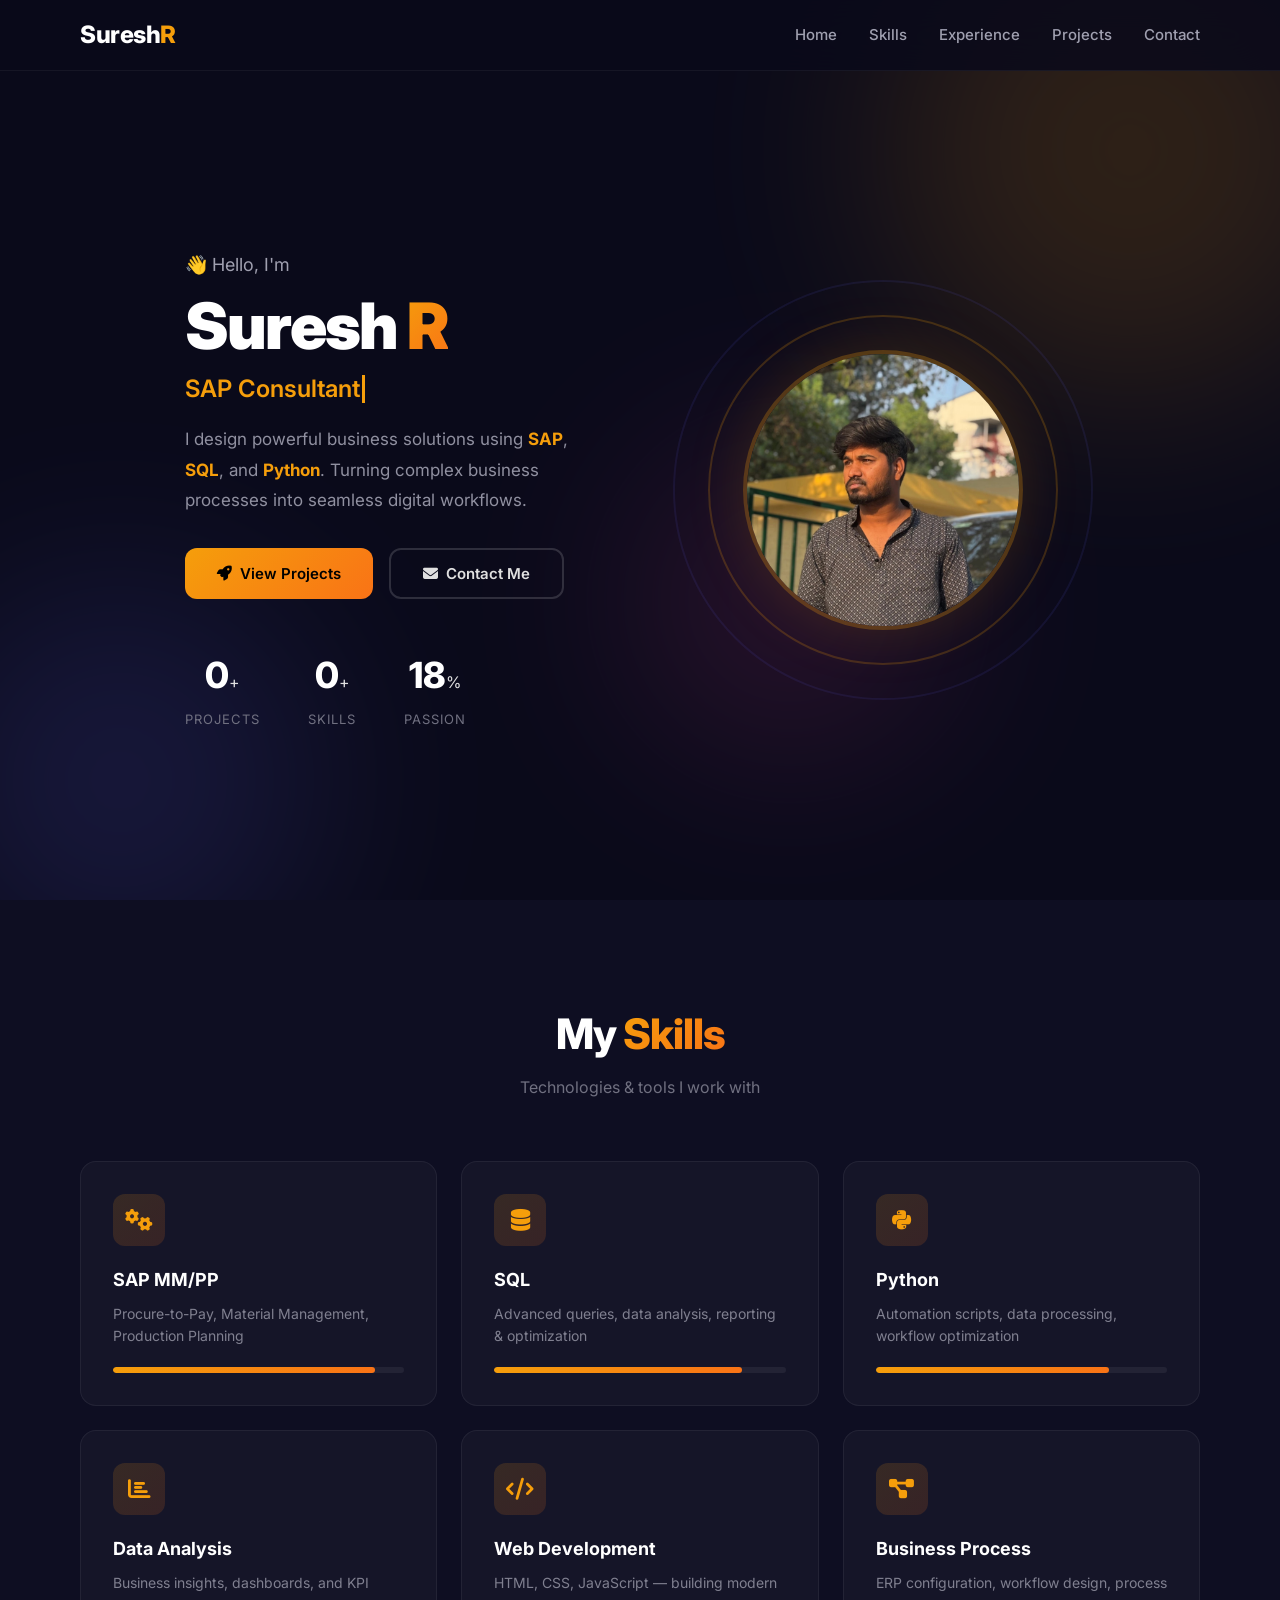
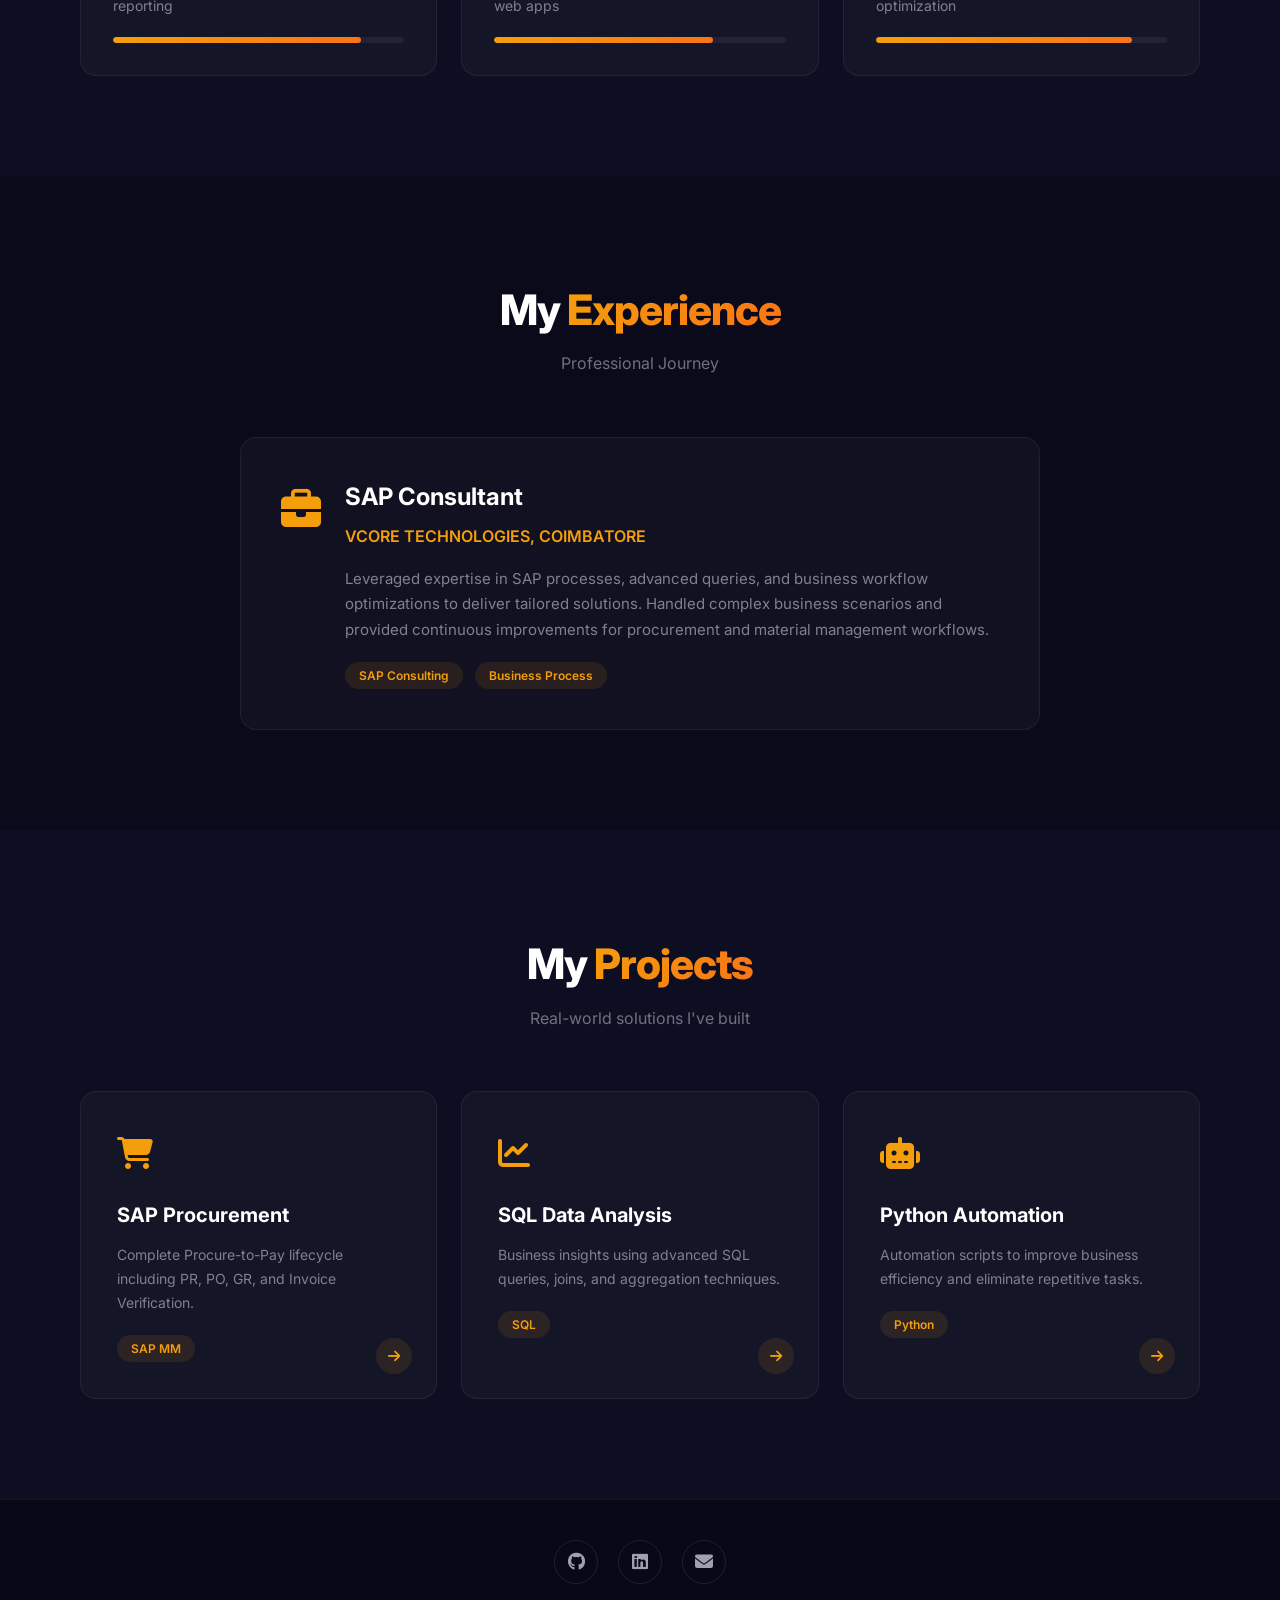
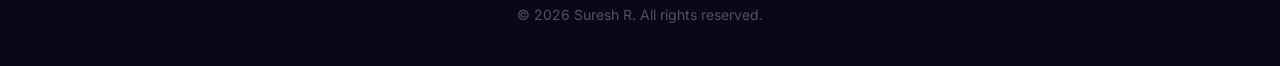
<file: index.html>
<!DOCTYPE html>
<html lang="en">

<head>
  <meta charset="UTF-8">
  <meta name="viewport" content="width=device-width, initial-scale=1.0">
  <meta name="description" content="Suresh R - SAP Consultant | Portfolio showcasing SAP, SQL, and Python expertise">
  <title>Suresh R | SAP Consultant Portfolio</title>
  <link rel="stylesheet" href="S.css">
  <link rel="preconnect" href="https://fonts.googleapis.com">
  <link href="https://fonts.googleapis.com/css2?family=Inter:wght@300;400;500;600;700;800;900&display=swap"
    rel="stylesheet">
  <link rel="stylesheet" href="https://cdnjs.cloudflare.com/ajax/libs/font-awesome/6.5.0/css/all.min.css">
</head>

<body>

  <!-- NAVBAR -->
  <nav id="navbar">
    <div class="nav-container">
      <a href="#" class="logo">Suresh<span>R</span></a>
      <ul class="nav-links">
        <li><a href="#hero">Home</a></li>
        <li><a href="#skills">Skills</a></li>
        <li><a href="#experience">Experience</a></li>
        <li><a href="#projects">Projects</a></li>
        <li><a href="#" onclick="openContactModal(); return false;">Contact</a></li>
      </ul>
      <button class="menu-toggle" onclick="toggleMenu()" aria-label="Toggle menu">
        <i class="fas fa-bars"></i>
      </button>
    </div>
  </nav>

  <!-- HERO SECTION -->
  <section id="hero">
    <div class="hero-bg-shapes">
      <div class="shape shape-1"></div>
      <div class="shape shape-2"></div>
      <div class="shape shape-3"></div>
    </div>
    <div class="hero-container">
      <div class="hero-text">
        <p class="greeting">&#128075; Hello, I'm</p>
        <h1>Suresh <span class="highlight">R</span></h1>
        <h2 class="typewriter" id="typewriter"></h2>
        <p class="hero-desc">
          I design powerful business solutions using <strong>SAP</strong>, <strong>SQL</strong>, and
          <strong>Python</strong>.
          Turning complex business processes into seamless digital workflows.
        </p>
        <div class="hero-buttons">
          <button class="btn-primary" onclick="scrollToSection('projects')">
            <i class="fas fa-rocket"></i> View Projects
          </button>
          <button class="btn-secondary" onclick="openContactModal()">
            <i class="fas fa-envelope"></i> Contact Me
          </button>
        </div>
        <div class="hero-stats">
          <div class="stat">
            <span class="stat-number" data-target="3">0</span>+
            <span class="stat-label">Projects</span>
          </div>
          <div class="stat">
            <span class="stat-number" data-target="5">0</span>+
            <span class="stat-label">Skills</span>
          </div>
          <div class="stat">
            <span class="stat-number" data-target="100">0</span>%
            <span class="stat-label">Passion</span>
          </div>
        </div>
      </div>
      <div class="hero-image">
        <div class="image-wrapper">
          <div class="image-ring"></div>
          <div class="image-ring ring-2"></div>
          <img src="Suresh%20R.jpeg" alt="Suresh R - SAP Consultant">
        </div>
      </div>
    </div>
  </section>

  <!-- SKILLS SECTION -->
  <section id="skills">
    <div class="section-container">
      <h2 class="section-title">My <span class="highlight">Skills</span></h2>
      <p class="section-subtitle">Technologies & tools I work with</p>
      <div class="skills-grid">
        <div class="skill-card" style="--delay: 0.1s">
          <div class="skill-icon"><i class="fas fa-cogs"></i></div>
          <h3>SAP MM/PP</h3>
          <p>Procure-to-Pay, Material Management, Production Planning</p>
          <div class="skill-bar">
            <div class="skill-fill" data-width="90%"></div>
          </div>
        </div>
        <div class="skill-card" style="--delay: 0.2s">
          <div class="skill-icon"><i class="fas fa-database"></i></div>
          <h3>SQL</h3>
          <p>Advanced queries, data analysis, reporting & optimization</p>
          <div class="skill-bar">
            <div class="skill-fill" data-width="85%"></div>
          </div>
        </div>
        <div class="skill-card" style="--delay: 0.3s">
          <div class="skill-icon"><i class="fab fa-python"></i></div>
          <h3>Python</h3>
          <p>Automation scripts, data processing, workflow optimization</p>
          <div class="skill-bar">
            <div class="skill-fill" data-width="80%"></div>
          </div>
        </div>
        <div class="skill-card" style="--delay: 0.4s">
          <div class="skill-icon"><i class="fas fa-chart-bar"></i></div>
          <h3>Data Analysis</h3>
          <p>Business insights, dashboards, and KPI reporting</p>
          <div class="skill-bar">
            <div class="skill-fill" data-width="85%"></div>
          </div>
        </div>
        <div class="skill-card" style="--delay: 0.5s">
          <div class="skill-icon"><i class="fas fa-code"></i></div>
          <h3>Web Development</h3>
          <p>HTML, CSS, JavaScript — building modern web apps</p>
          <div class="skill-bar">
            <div class="skill-fill" data-width="75%"></div>
          </div>
        </div>
        <div class="skill-card" style="--delay: 0.6s">
          <div class="skill-icon"><i class="fas fa-project-diagram"></i></div>
          <h3>Business Process</h3>
          <p>ERP configuration, workflow design, process optimization</p>
          <div class="skill-bar">
            <div class="skill-fill" data-width="88%"></div>
          </div>
        </div>
      </div>
    </div>
  </section>

  <!-- EXPERIENCE SECTION -->
  <section id="experience">
    <div class="section-container">
      <h2 class="section-title">My <span class="highlight">Experience</span></h2>
      <p class="section-subtitle">Professional Journey</p>
      <div class="projects-grid" style="grid-template-columns: 1fr; max-width: 800px; margin: 0 auto;">
        <div class="project-card" style="cursor: pointer; display: flex; align-items: flex-start; gap: 24px; padding: 40px;" onclick="openExperienceModal()">
          <div class="project-icon" style="margin-bottom: 0; font-size: 40px;"><i class="fas fa-briefcase"></i></div>
          <div style="flex: 1;">
            <h3 style="font-size: 24px; margin-bottom: 8px;">SAP Consultant</h3>
            <h4 style="color: #f59e0b; font-size: 16px; font-weight: 600; margin-bottom: 16px;">VCORE TECHNOLOGIES, COIMBATORE</h4>
            <p style="font-size: 15px;">Leveraged expertise in SAP processes, advanced queries, and business workflow optimizations to deliver tailored solutions. Handled complex business scenarios and provided continuous improvements for procurement and material management workflows.</p>
            <span class="project-tag">SAP Consulting</span>
            <span class="project-tag" style="margin-left: 8px;">Business Process</span>
          </div>
        </div>
      </div>
    </div>
  </section>

  <!-- PROJECTS SECTION -->
  <section id="projects" style="background: #0e0e22;">
    <div class="section-container">
      <h2 class="section-title">My <span class="highlight">Projects</span></h2>
      <p class="section-subtitle">Real-world solutions I've built</p>
      <div class="projects-grid">
        <div class="project-card" onclick="openProjectModal(0)">
          <div class="project-icon"><i class="fas fa-shopping-cart"></i></div>
          <h3>SAP Procurement</h3>
          <p>Complete Procure-to-Pay lifecycle including PR, PO, GR, and Invoice Verification.</p>
          <span class="project-tag">SAP MM</span>
          <div class="project-arrow"><i class="fas fa-arrow-right"></i></div>
        </div>
        <div class="project-card" onclick="openProjectModal(1)">
          <div class="project-icon"><i class="fas fa-chart-line"></i></div>
          <h3>SQL Data Analysis</h3>
          <p>Business insights using advanced SQL queries, joins, and aggregation techniques.</p>
          <span class="project-tag">SQL</span>
          <div class="project-arrow"><i class="fas fa-arrow-right"></i></div>
        </div>
        <div class="project-card" onclick="openProjectModal(2)">
          <div class="project-icon"><i class="fas fa-robot"></i></div>
          <h3>Python Automation</h3>
          <p>Automation scripts to improve business efficiency and eliminate repetitive tasks.</p>
          <span class="project-tag">Python</span>
          <div class="project-arrow"><i class="fas fa-arrow-right"></i></div>
        </div>
      </div>
    </div>
  </section>


  <!-- FOOTER -->
  <footer>
    <div class="footer-container">
      <div class="footer-socials">
        <a href="https://github.com/Sureshjhon" target="_blank" aria-label="GitHub"><i class="fab fa-github"></i></a>
        <a href="https://linkedin.com/in/suresh-raja-31374622a" target="_blank" aria-label="LinkedIn"><i
            class="fab fa-linkedin"></i></a>
        <a href="mailto:suresh200308@gmail.com" aria-label="Email"><i class="fas fa-envelope"></i></a>
      </div>
      <p>&copy; 2026 Suresh R. All rights reserved.</p>
    </div>
  </footer>

  <!-- MODAL -->
  <div id="modal" class="modal hidden">
    <div class="modal-overlay" onclick="closeModal()"></div>
    <div class="modal-content">
      <button class="modal-close" onclick="closeModal()"><i class="fas fa-times"></i></button>
      <div id="modal-body"></div>
    </div>
  </div>

  <script src="S.JS"></script>
  <!-- Code injected by live-server -->
  <script>
    // <![CDATA[  <-- For SVG support
    if ('WebSocket' in window) {
      (function () {
        function refreshCSS() {
          var sheets = [].slice.call(document.getElementsByTagName("link"));
          var head = document.getElementsByTagName("head")[0];
          for (var i = 0; i < sheets.length; ++i) {
            var elem = sheets[i];
            var parent = elem.parentElement || head;
            parent.removeChild(elem);
            var rel = elem.rel;
            if (elem.href && typeof rel != "string" || rel.length == 0 || rel.toLowerCase() == "stylesheet") {
              var url = elem.href.replace(/(&|\?)_cacheOverride=\d+/, '');
              elem.href = url + (url.indexOf('?') >= 0 ? '&' : '?') + '_cacheOverride=' + (new Date().valueOf());
            }
            parent.appendChild(elem);
          }
        }
        var protocol = window.location.protocol === 'http:' ? 'ws://' : 'wss://';
        var address = protocol + window.location.host + window.location.pathname + '/ws';
        var socket = new WebSocket(address);
        socket.onmessage = function (msg) {
          if (msg.data == 'reload') window.location.reload();
          else if (msg.data == 'refreshcss') refreshCSS();
        };
        if (sessionStorage && !sessionStorage.getItem('IsThisFirstTime_Log_From_LiveServer')) {
          console.log('Live reload enabled.');
          sessionStorage.setItem('IsThisFirstTime_Log_From_LiveServer', true);
        }
      })();
    }
    else {
      console.error('Upgrade your browser. This Browser is NOT supported WebSocket for Live-Reloading.');
    }
    // ]]>
  </script>
</body>

</html>
</file>
<file: S.css>
/* ===== RESET & BASE ===== */
*,
*::before,
*::after {
  margin: 0;
  padding: 0;
  box-sizing: border-box;
}

html {
  scroll-behavior: smooth;
}

body {
  font-family: 'Inter', sans-serif;
  background: #0a0a1a;
  color: #e0e0e0;
  overflow-x: hidden;
  line-height: 1.6;
}

/* ===== NAVBAR ===== */
#navbar {
  position: fixed;
  top: 0;
  left: 0;
  width: 100%;
  z-index: 1000;
  background: rgba(10, 10, 26, 0.85);
  backdrop-filter: blur(20px);
  border-bottom: 1px solid rgba(255, 255, 255, 0.05);
  transition: all 0.3s ease;
}

.nav-container {
  max-width: 1200px;
  margin: 0 auto;
  padding: 16px 40px;
  display: flex;
  align-items: center;
  justify-content: space-between;
}

.logo {
  font-size: 24px;
  font-weight: 800;
  color: #fff;
  text-decoration: none;
  letter-spacing: -0.5px;
}

.logo span {
  color: #f59e0b;
}

.nav-links {
  list-style: none;
  display: flex;
  gap: 32px;
}

.nav-links a {
  color: #a0a0b0;
  text-decoration: none;
  font-size: 15px;
  font-weight: 500;
  transition: color 0.3s ease;
  position: relative;
}

.nav-links a::after {
  content: '';
  position: absolute;
  bottom: -4px;
  left: 0;
  width: 0;
  height: 2px;
  background: #f59e0b;
  transition: width 0.3s ease;
}

.nav-links a:hover {
  color: #fff;
}

.nav-links a:hover::after {
  width: 100%;
}

.menu-toggle {
  display: none;
  background: none;
  border: none;
  color: #fff;
  font-size: 22px;
  cursor: pointer;
}

/* ===== HERO ===== */
#hero {
  min-height: 100vh;
  display: flex;
  align-items: center;
  position: relative;
  overflow: hidden;
  padding-top: 80px;
}

.hero-bg-shapes {
  position: absolute;
  inset: 0;
  pointer-events: none;
}

.shape {
  position: absolute;
  border-radius: 50%;
  filter: blur(100px);
  opacity: 0.15;
}

.shape-1 {
  width: 500px;
  height: 500px;
  background: #f59e0b;
  top: -100px;
  right: -100px;
  animation: float 8s ease-in-out infinite;
}

.shape-2 {
  width: 400px;
  height: 400px;
  background: #6366f1;
  bottom: -80px;
  left: -80px;
  animation: float 10s ease-in-out infinite reverse;
}

.shape-3 {
  width: 300px;
  height: 300px;
  background: #ec4899;
  top: 50%;
  left: 50%;
  animation: float 12s ease-in-out infinite;
}

@keyframes float {

  0%,
  100% {
    transform: translate(0, 0) scale(1);
  }

  33% {
    transform: translate(30px, -30px) scale(1.05);
  }

  66% {
    transform: translate(-20px, 20px) scale(0.95);
  }
}

.hero-container {
  max-width: 1200px;
  margin: 0 auto;
  padding: 40px;
  display: flex;
  align-items: center;
  gap: 60px;
  position: relative;
  z-index: 1;
}

.hero-text {
  flex: 1;
  animation: fadeInUp 1s ease;
}

@keyframes fadeInUp {
  from {
    opacity: 0;
    transform: translateY(30px);
  }

  to {
    opacity: 1;
    transform: translateY(0);
  }
}

.greeting {
  font-size: 18px;
  color: #a0a0b0;
  margin-bottom: 12px;
}

.hero-text h1 {
  font-size: 64px;
  font-weight: 900;
  color: #ffffff;
  line-height: 1.1;
  letter-spacing: -2px;
  margin-bottom: 8px;
}

.highlight {
  background: linear-gradient(135deg, #f59e0b, #f97316);
  -webkit-background-clip: text;
  -webkit-text-fill-color: transparent;
  background-clip: text;
}

.typewriter {
  font-size: 24px;
  font-weight: 600;
  color: #f59e0b;
  min-height: 36px;
  margin-bottom: 16px;
}

.typewriter .cursor {
  display: inline-block;
  width: 3px;
  height: 28px;
  background: #f59e0b;
  margin-left: 2px;
  animation: blink 1s step-end infinite;
  vertical-align: text-bottom;
}

@keyframes blink {
  50% {
    opacity: 0;
  }
}

.hero-desc {
  font-size: 17px;
  color: #9090a0;
  max-width: 500px;
  line-height: 1.8;
  margin-bottom: 32px;
}

.hero-desc strong {
  color: #f59e0b;
}

.hero-buttons {
  display: flex;
  gap: 16px;
  margin-bottom: 48px;
}

.btn-primary {
  padding: 14px 32px;
  background: linear-gradient(135deg, #f59e0b, #f97316);
  color: #000;
  border: none;
  border-radius: 12px;
  font-size: 15px;
  font-weight: 600;
  cursor: pointer;
  transition: all 0.3s ease;
  display: flex;
  align-items: center;
  gap: 8px;
  font-family: 'Inter', sans-serif;
}

.btn-primary:hover {
  transform: translateY(-2px);
  box-shadow: 0 8px 30px rgba(245, 158, 11, 0.4);
}

.btn-secondary {
  padding: 14px 32px;
  background: transparent;
  color: #e0e0e0;
  border: 2px solid rgba(255, 255, 255, 0.15);
  border-radius: 12px;
  font-size: 15px;
  font-weight: 600;
  cursor: pointer;
  transition: all 0.3s ease;
  display: flex;
  align-items: center;
  gap: 8px;
  font-family: 'Inter', sans-serif;
}

.btn-secondary:hover {
  border-color: #f59e0b;
  color: #f59e0b;
  transform: translateY(-2px);
}

.hero-stats {
  display: flex;
  gap: 48px;
}

.stat {
  text-align: center;
}

.stat-number {
  font-size: 36px;
  font-weight: 800;
  color: #fff;
}

.stat-label {
  display: block;
  font-size: 13px;
  color: #707080;
  margin-top: 4px;
  text-transform: uppercase;
  letter-spacing: 1px;
}

/* HERO IMAGE */
.hero-image {
  flex: 1;
  display: flex;
  justify-content: center;
  align-items: center;
  animation: fadeInUp 1s ease 0.3s both;
}

.image-wrapper {
  position: relative;
  width: 350px;
  height: 350px;
  display: flex;
  justify-content: center;
  align-items: center;
}

.image-ring {
  position: absolute;
  width: 100%;
  height: 100%;
  border-radius: 50%;
  border: 2px solid rgba(245, 158, 11, 0.2);
  animation: pulse-ring 3s ease-in-out infinite;
}

.ring-2 {
  width: 120%;
  height: 120%;
  border-color: rgba(99, 102, 241, 0.1);
  animation-delay: 1.5s;
}

@keyframes pulse-ring {

  0%,
  100% {
    transform: scale(1);
    opacity: 0.5;
  }

  50% {
    transform: scale(1.05);
    opacity: 1;
  }
}

.hero-image img {
  width: 280px;
  height: 280px;
  border-radius: 50%;
  object-fit: cover;
  border: 4px solid rgba(245, 158, 11, 0.3);
  position: relative;
  z-index: 1;
  box-shadow: 0 0 60px rgba(245, 158, 11, 0.15);
}

/* ===== SECTIONS COMMON ===== */
.section-container {
  max-width: 1200px;
  margin: 0 auto;
  padding: 100px 40px;
}

.section-title {
  font-size: 42px;
  font-weight: 800;
  color: #fff;
  text-align: center;
  margin-bottom: 8px;
  letter-spacing: -1px;
}

.section-subtitle {
  text-align: center;
  color: #707080;
  font-size: 16px;
  margin-bottom: 60px;
}

/* ===== SKILLS ===== */
#skills {
  background: #0e0e22;
}

.skills-grid {
  display: grid;
  grid-template-columns: repeat(3, 1fr);
  gap: 24px;
}

.skill-card {
  background: rgba(255, 255, 255, 0.03);
  border: 1px solid rgba(255, 255, 255, 0.06);
  border-radius: 16px;
  padding: 32px;
  transition: all 0.4s ease;
  animation: fadeInUp 0.6s ease calc(var(--delay)) both;
}

.skill-card:hover {
  transform: translateY(-8px);
  background: rgba(255, 255, 255, 0.06);
  border-color: rgba(245, 158, 11, 0.3);
  box-shadow: 0 20px 60px rgba(0, 0, 0, 0.3);
}

.skill-icon {
  width: 52px;
  height: 52px;
  border-radius: 12px;
  background: linear-gradient(135deg, rgba(245, 158, 11, 0.15), rgba(249, 115, 22, 0.15));
  display: flex;
  align-items: center;
  justify-content: center;
  font-size: 22px;
  color: #f59e0b;
  margin-bottom: 20px;
}

.skill-card h3 {
  font-size: 18px;
  font-weight: 700;
  color: #fff;
  margin-bottom: 8px;
}

.skill-card p {
  font-size: 14px;
  color: #808090;
  margin-bottom: 20px;
  line-height: 1.6;
}

.skill-bar {
  height: 6px;
  background: rgba(255, 255, 255, 0.06);
  border-radius: 10px;
  overflow: hidden;
}

.skill-fill {
  height: 100%;
  background: linear-gradient(90deg, #f59e0b, #f97316);
  border-radius: 10px;
  width: 0;
  transition: width 1.5s ease;
}

/* ===== PROJECTS ===== */
.projects-grid {
  display: grid;
  grid-template-columns: repeat(3, 1fr);
  gap: 24px;
}

.project-card {
  background: rgba(255, 255, 255, 0.03);
  border: 1px solid rgba(255, 255, 255, 0.06);
  border-radius: 16px;
  padding: 36px;
  cursor: pointer;
  transition: all 0.4s ease;
  position: relative;
  overflow: hidden;
}

.project-card::before {
  content: '';
  position: absolute;
  top: 0;
  left: 0;
  width: 100%;
  height: 3px;
  background: linear-gradient(90deg, #f59e0b, #f97316);
  transform: scaleX(0);
  transition: transform 0.4s ease;
}

.project-card:hover::before {
  transform: scaleX(1);
}

.project-card:hover {
  transform: translateY(-8px);
  background: rgba(255, 255, 255, 0.06);
  box-shadow: 0 20px 60px rgba(0, 0, 0, 0.3);
}

.project-icon {
  font-size: 32px;
  color: #f59e0b;
  margin-bottom: 20px;
}

.project-card h3 {
  font-size: 20px;
  font-weight: 700;
  color: #fff;
  margin-bottom: 12px;
}

.project-card p {
  font-size: 14px;
  color: #808090;
  line-height: 1.7;
  margin-bottom: 20px;
}

.project-tag {
  display: inline-block;
  padding: 4px 14px;
  background: rgba(245, 158, 11, 0.1);
  color: #f59e0b;
  border-radius: 20px;
  font-size: 12px;
  font-weight: 600;
}

.project-arrow {
  position: absolute;
  bottom: 24px;
  right: 24px;
  width: 36px;
  height: 36px;
  border-radius: 50%;
  background: rgba(245, 158, 11, 0.1);
  display: flex;
  align-items: center;
  justify-content: center;
  color: #f59e0b;
  font-size: 14px;
  transition: all 0.3s ease;
}

.project-card:hover .project-arrow {
  background: #f59e0b;
  color: #000;
  transform: translateX(4px);
}

/* ===== FOOTER ===== */
footer {
  background: #080816;
  border-top: 1px solid rgba(255, 255, 255, 0.05);
}

.footer-container {
  max-width: 1200px;
  margin: 0 auto;
  padding: 40px;
  text-align: center;
}

.footer-socials {
  display: flex;
  justify-content: center;
  gap: 20px;
  margin-bottom: 20px;
}

.footer-socials a {
  width: 44px;
  height: 44px;
  border-radius: 50%;
  border: 1px solid rgba(255, 255, 255, 0.1);
  display: flex;
  align-items: center;
  justify-content: center;
  color: #a0a0b0;
  text-decoration: none;
  font-size: 18px;
  transition: all 0.3s ease;
}

.footer-socials a:hover {
  background: #f59e0b;
  border-color: #f59e0b;
  color: #000;
  transform: translateY(-3px);
}

footer p {
  color: #505060;
  font-size: 14px;
}

/* ===== MODAL ===== */
.modal {
  position: fixed;
  inset: 0;
  z-index: 2000;
  display: flex;
  justify-content: center;
  align-items: center;
}

.modal-overlay {
  position: absolute;
  inset: 0;
  background: rgba(0, 0, 0, 0.7);
  backdrop-filter: blur(8px);
}

.hidden {
  display: none !important;
}

.modal-content {
  position: relative;
  background: #16162a;
  border: 1px solid rgba(255, 255, 255, 0.08);
  border-radius: 20px;
  padding: 40px;
  max-width: 480px;
  width: 90%;
  max-height: 80vh;
  overflow-y: auto;
  animation: modalIn 0.3s ease;
}

@keyframes modalIn {
  from {
    opacity: 0;
    transform: scale(0.9) translateY(20px);
  }

  to {
    opacity: 1;
    transform: scale(1) translateY(0);
  }
}

.modal-close {
  position: absolute;
  top: 16px;
  right: 16px;
  width: 36px;
  height: 36px;
  border-radius: 50%;
  background: rgba(255, 255, 255, 0.05);
  border: none;
  color: #a0a0b0;
  font-size: 16px;
  cursor: pointer;
  transition: all 0.3s ease;
  display: flex;
  align-items: center;
  justify-content: center;
}

.modal-close:hover {
  background: rgba(245, 158, 11, 0.2);
  color: #f59e0b;
}

#modal-body h2 {
  font-size: 24px;
  font-weight: 700;
  color: #fff;
  margin-bottom: 16px;
}

#modal-body p {
  color: #9090a0;
  font-size: 15px;
  line-height: 1.7;
  margin-bottom: 10px;
}

#modal-body a {
  color: #f59e0b;
  text-decoration: none;
  transition: color 0.3s ease;
}

#modal-body a:hover {
  color: #fbbf24;
  text-decoration: underline;
}

/* ===== RESPONSIVE ===== */
@media (max-width: 900px) {
  .hero-container {
    flex-direction: column;
    text-align: center;
    padding: 20px;
  }

  .hero-text h1 {
    font-size: 44px;
  }

  .hero-desc {
    margin: 0 auto 32px auto;
  }

  .hero-buttons {
    justify-content: center;
  }

  .hero-stats {
    justify-content: center;
  }

  .image-wrapper {
    width: 260px;
    height: 260px;
  }

  .hero-image img {
    width: 220px;
    height: 220px;
  }

  .skills-grid,
  .projects-grid {
    grid-template-columns: 1fr;
  }

  .nav-links {
    display: none;
    position: absolute;
    top: 100%;
    left: 0;
    width: 100%;
    background: rgba(10, 10, 26, 0.95);
    backdrop-filter: blur(20px);
    flex-direction: column;
    padding: 20px 40px;
    gap: 16px;
    border-bottom: 1px solid rgba(255, 255, 255, 0.05);
  }

  .nav-links.active {
    display: flex;
  }

  .menu-toggle {
    display: block;
  }
}

@media (max-width: 600px) {
  .hero-text h1 {
    font-size: 36px;
  }

  .hero-stats {
    gap: 24px;
  }

  .stat-number {
    font-size: 28px;
  }

  .section-title {
    font-size: 32px;
  }

  .section-container {
    padding: 60px 20px;
  }

  .nav-container {
    padding: 14px 20px;
  }
}
</file>
